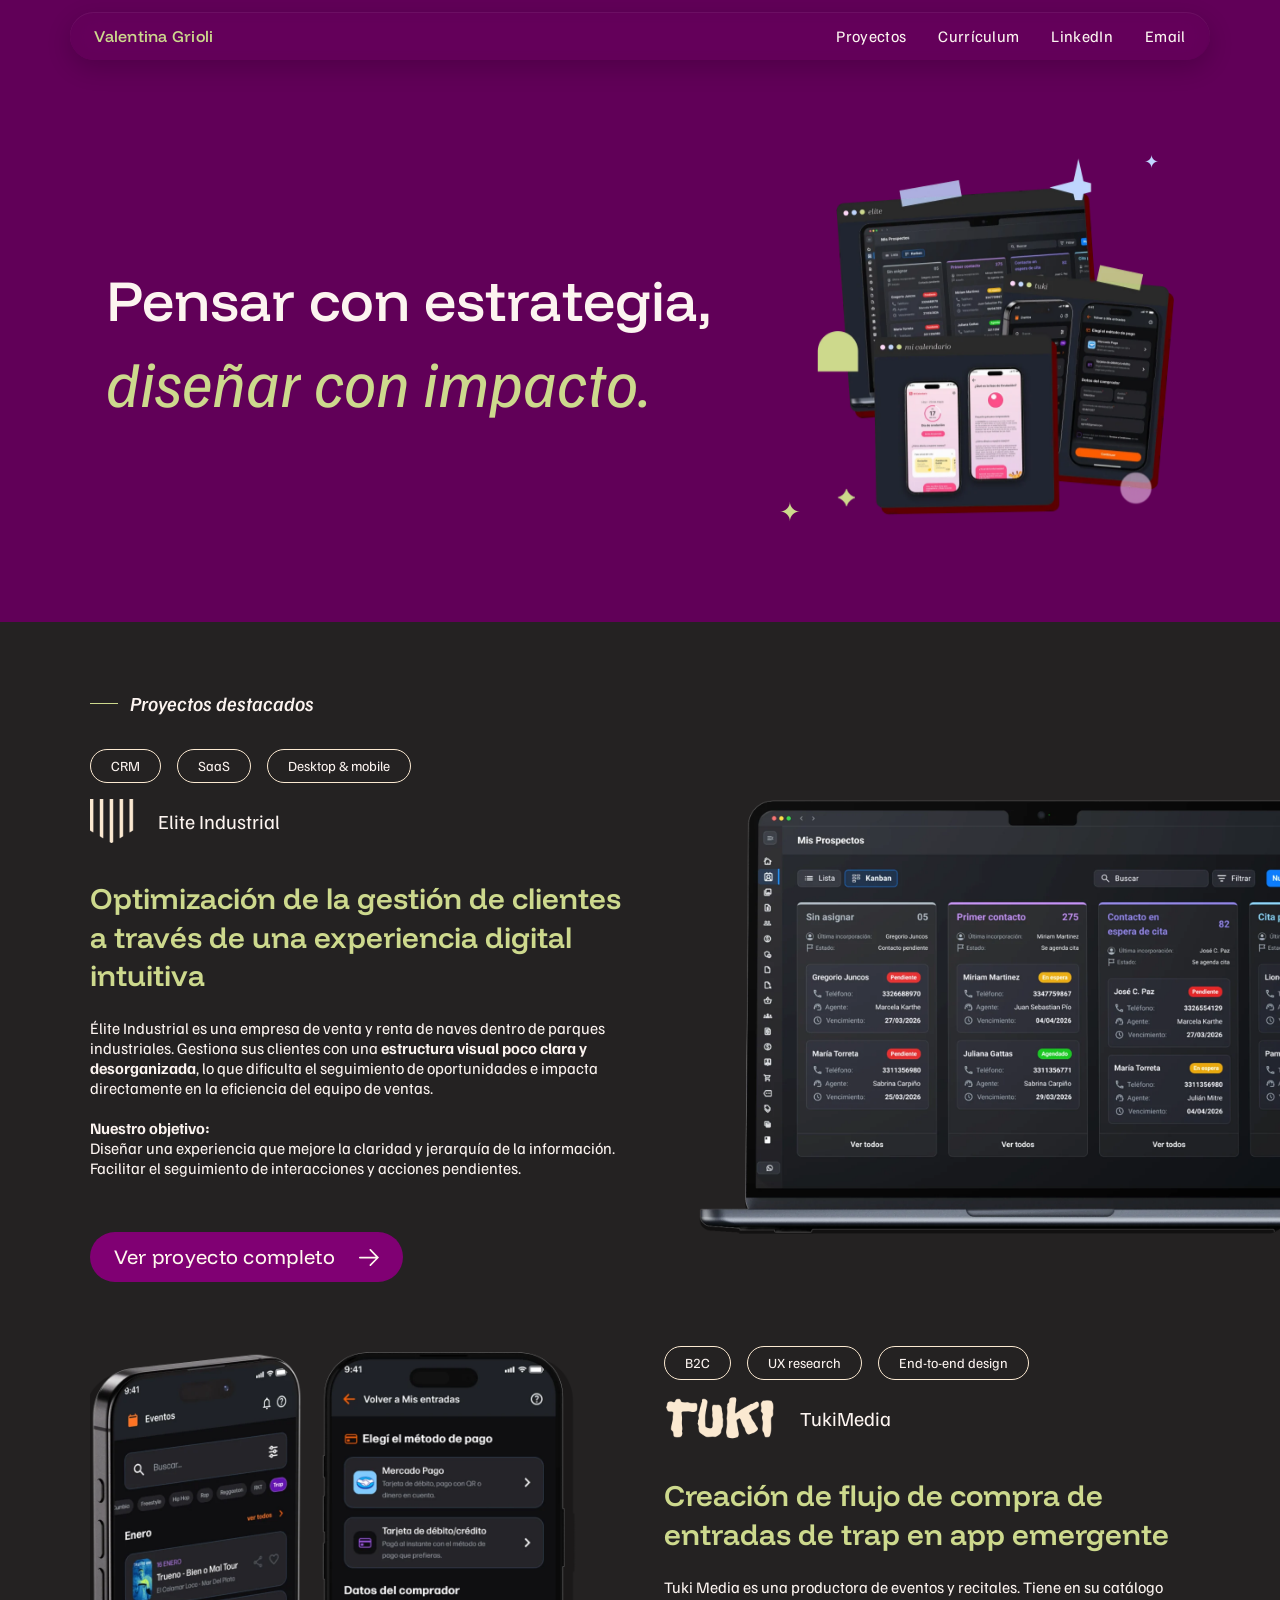
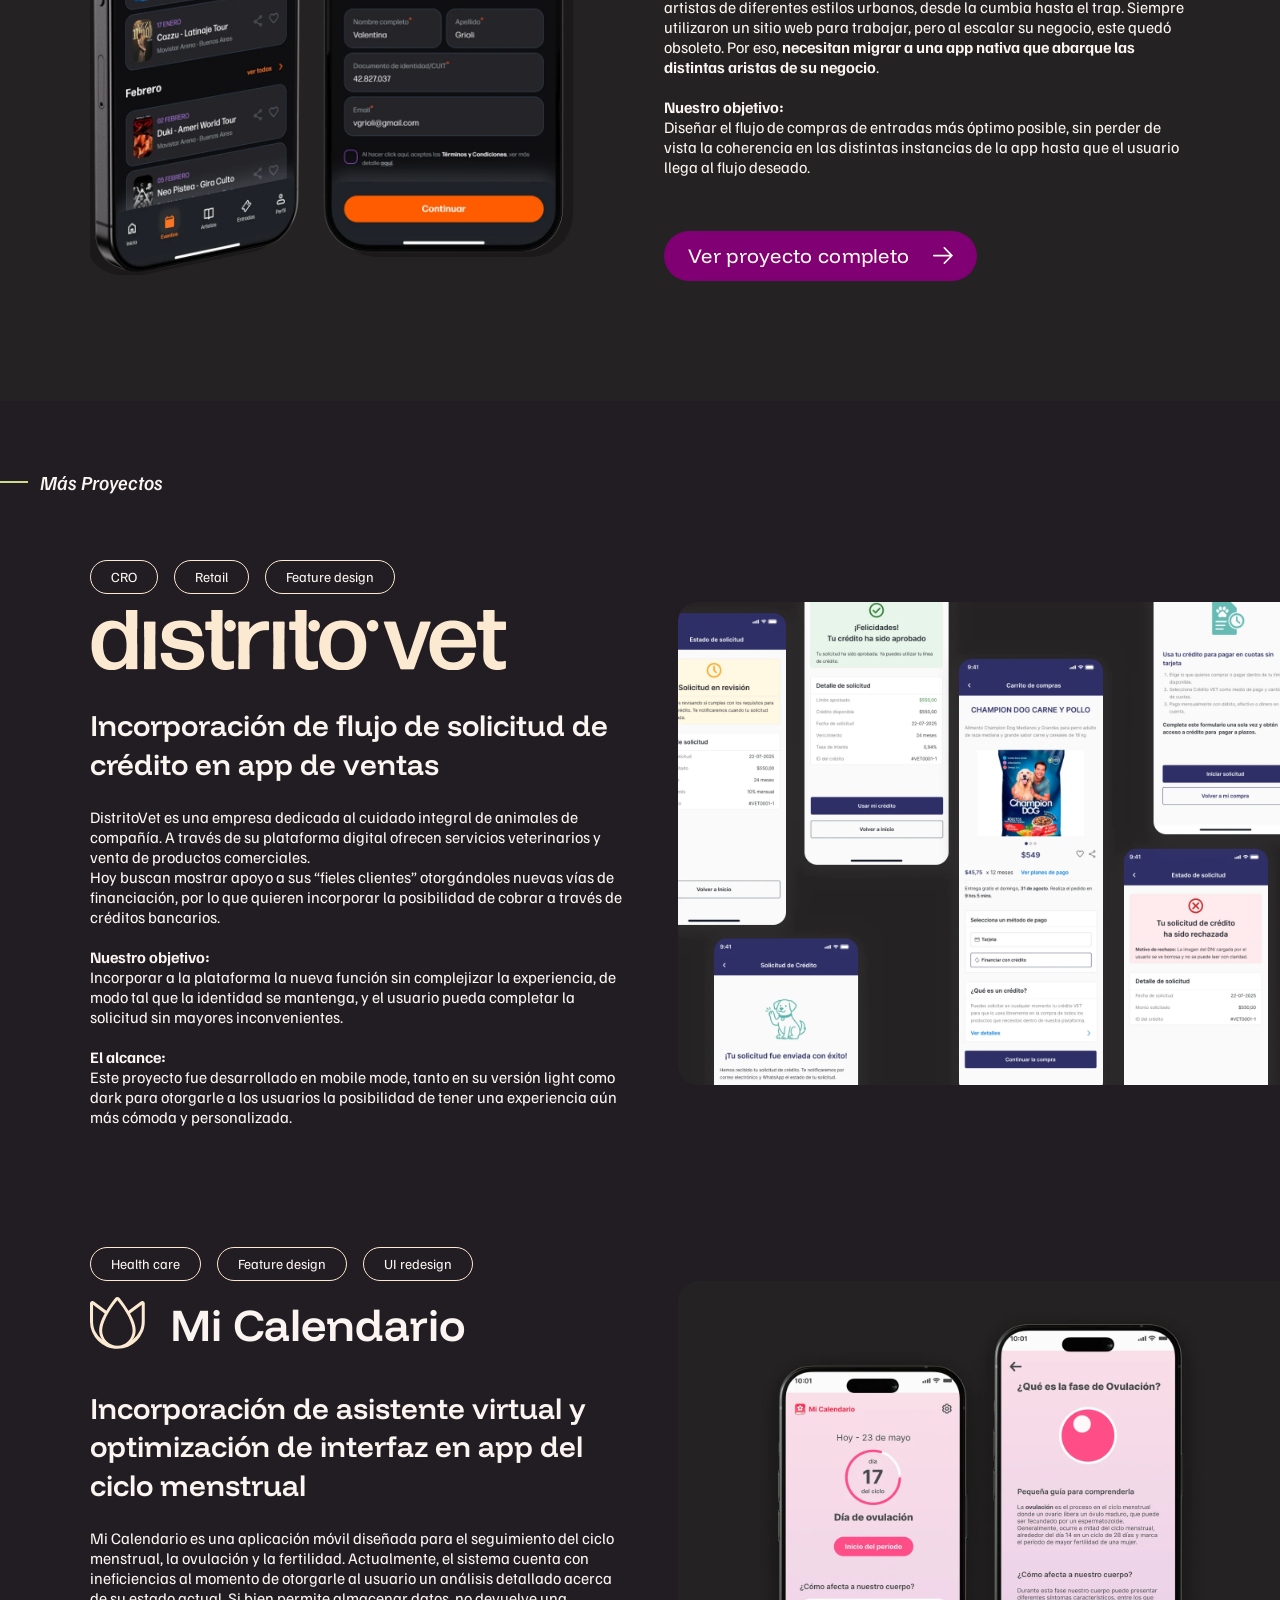
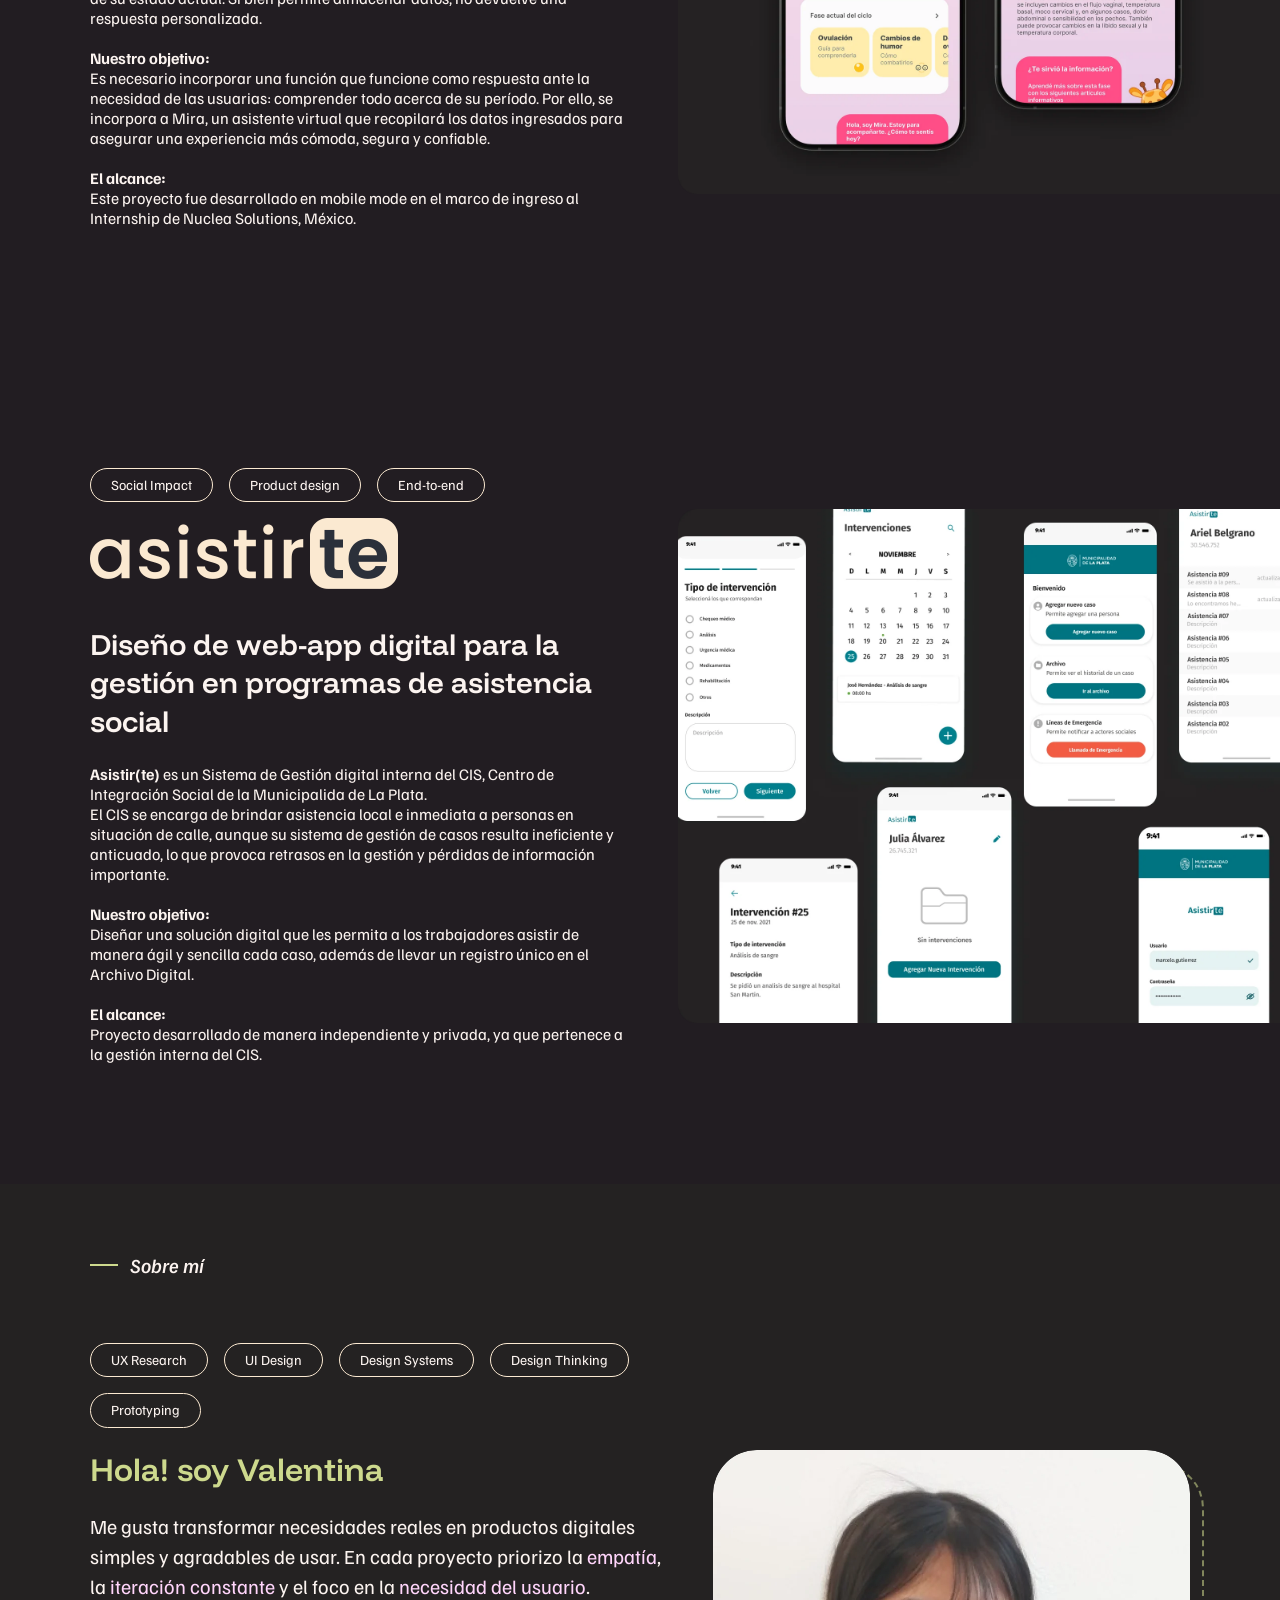
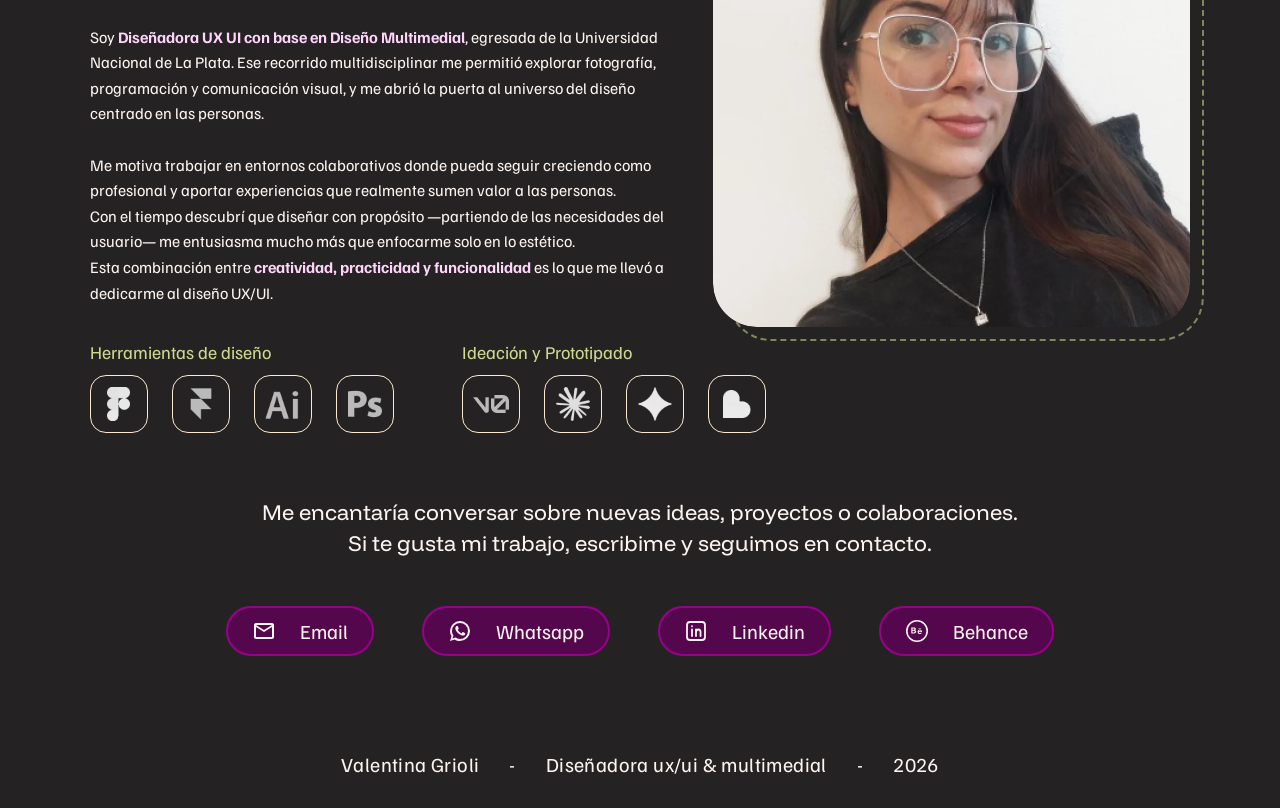
<file: index.html>
<!doctype html>
<html lang="es">
<head>
  <meta charset="utf-8">
  <meta name="viewport" content="width=device-width, initial-scale=1">
  <title>Valentina Grioli · Diseñadora UX/UI</title>
  <meta name="description" content="Portfolio de Valentina Grioli, diseñadora UX/UI y multimedial. Pensar con estrategia, diseñar con impacto.">
  <meta name="theme-color" content="#610058">
  <link rel="icon" href="favicon.ico" sizes="any">
  <link rel="icon" type="image/png" sizes="32x32" href="img/favicon-light-32.png" media="(prefers-color-scheme: light)">
  <link rel="icon" type="image/png" sizes="32x32" href="img/favicon-dark-32.png" media="(prefers-color-scheme: dark)">
  <link rel="icon" type="image/png" sizes="192x192" href="img/favicon-192.png">
  <link rel="apple-touch-icon" href="img/apple-touch-icon.png">
  <meta property="og:type" content="website">
  <meta property="og:url" content="https://valentinagrioli.github.io/">
  <meta property="og:title" content="Valentina Grioli · Diseñadora UX/UI">
  <meta property="og:description" content="Transformar lo complejo en experiencias simples y útiles para las personas.">
  <meta property="og:image" content="https://valentinagrioli.github.io/img/og.jpg">
  <meta property="og:image:width" content="1200">
  <meta property="og:image:height" content="630">
  <meta property="og:locale" content="es_AR">
  <meta name="twitter:card" content="summary_large_image">
  <meta name="twitter:title" content="Valentina Grioli · Diseñadora UX/UI">
  <meta name="twitter:description" content="Transformar lo complejo en experiencias simples y útiles para las personas.">
  <meta name="twitter:image" content="https://valentinagrioli.github.io/img/og.jpg">
  <link rel="preconnect" href="https://fonts.googleapis.com">
  <link rel="preconnect" href="https://fonts.gstatic.com" crossorigin>
  <link href="https://fonts.googleapis.com/css2?family=Familjen+Grotesk:ital,wght@0,400;0,500;0,700;1,400;1,500&family=Funnel+Display:wght@400;500;600;700&display=swap" rel="stylesheet">
  <link rel="stylesheet" href="css/styles.css">
  <script>document.documentElement.classList.add('js')</script>
</head>
<body>

  <!-- ===== Navegación ===== -->
  <header class="nav" id="nav">
    <nav class="nav__pill" aria-label="Principal">
      <a class="nav__logo" href="#inicio">Valentina Grioli</a>
      <ul class="nav__links">
        <li><a href="#proyectos">Proyectos</a></li>
        <li><a href="https://drive.google.com/file/d/1ZCytvN3l4GpVYw_OalFVoFQUiP-aSzca/view" target="_blank" rel="noopener">Currículum</a></li>
        <li><a href="https://www.linkedin.com/in/valentinagrioli/" target="_blank" rel="noopener">LinkedIn</a></li>
        <li><a href="#contacto">Email</a></li>
      </ul>
    </nav>
  </header>

  <main>
    <!-- ===== Hero ===== -->
    <section class="hero" id="inicio">
      <div class="hero__inner">
        <h1 class="hero__title" data-split>
          <span class="l1">Pensar con estrategia,</span>
          <span class="l2">diseñar con impacto.</span>
        </h1>
        <div class="hero__collage" id="collage">
          <div class="hero__collage-float" id="collageTilt">
            <img class="hero__collage-img" src="img/collage.webp" width="428" height="444" alt="Collage de ventanas con pantallas de los proyectos Elite, Tuki y Mi Calendario">
          </div>
          <span class="spark spark--a" aria-hidden="true">✦</span>
          <span class="spark spark--b" aria-hidden="true">✦</span>
        </div>
      </div>
    </section>

    <!-- ===== Proyectos destacados ===== -->
    <section class="sec-destacados" id="proyectos">
      <div class="wrap"><h2 class="kicker rv">Proyectos destacados</h2></div>

      <!-- Elite Industrial -->
      <article class="proj proj--right" style="margin-top:32px">
        <div class="proj__text">
          <div class="proj__head">
            <ul class="chips rv"><li class="chip">CRM</li><li class="chip">SaaS</li><li class="chip">Desktop &amp; mobile</li></ul>
            <div class="brand rv" style="--d:.08s"><img src="img/logo-elite.png" width="44" height="44" alt=""><span>Elite Industrial</span></div>
          </div>
          <div class="proj__body">
            <h3 class="proj__title rv" style="--d:.12s">Optimización de la gestión de clientes a través de una experiencia digital intuitiva</h3>
            <div class="proj__desc rv" style="--d:.18s">
              <p>Élite Industrial es una empresa de venta y renta de naves dentro de parques industriales. Gestiona sus clientes con una <b>estructura visual poco clara y desorganizada</b>, lo que dificulta el seguimiento de oportunidades e impacta directamente en la eficiencia del equipo de ventas.</p>
              <p><b>Nuestro objetivo:</b><br>Diseñar una experiencia que mejore la claridad y jerarquía de la información. Facilitar el seguimiento de interacciones y acciones pendientes.</p>
            </div>
          </div>
          <a class="btn rv" style="--d:.24s" href="casos/elite-industrial.html">Ver proyecto completo
            <svg viewBox="0 0 20 17" aria-hidden="true"><path fill="currentColor" d="M11.97 16.75 20 8.54 11.97.33a.83.83 0 0 0-1.26-.08.86.86 0 0 0 .1 1.28l6.01 6.16H.84a.85.85 0 0 0 0 1.7h15.98l-6.01 6.16a.86.86 0 0 0 0 1.2.83.83 0 0 0 1.18 0Z"/></svg>
          </a>
        </div>
        <div class="proj__media rv rv--r" style="--d:.1s">
          <img src="img/elite.webp" width="752" height="579" loading="lazy" alt="Kanban de Mis Prospectos del CRM de Elite Industrial en una laptop">
        </div>
      </article>

      <!-- TukiMedia -->
      <article class="proj proj--left" style="margin-top:64px">
        <div class="proj__media rv rv--l">
          <img src="img/tuki.webp" width="583" height="579" loading="lazy" alt="Dos celulares con la app de Tuki: listado de eventos y método de pago">
        </div>
        <div class="proj__text">
          <div class="proj__head">
            <ul class="chips rv"><li class="chip">B2C</li><li class="chip">UX research</li><li class="chip">End-to-end design</li></ul>
            <div class="brand rv" style="--d:.08s"><img src="img/logo-tuki.png" width="112" height="44" alt=""><span>TukiMedia</span></div>
          </div>
          <div class="proj__body">
            <h3 class="proj__title rv" style="--d:.12s">Creación de flujo de compra de entradas de trap en app emergente</h3>
            <div class="proj__desc rv" style="--d:.18s">
              <p>Tuki Media es una productora de eventos y recitales. Tiene en su catálogo artistas de diferentes estilos urbanos, desde la cumbia hasta el trap. Siempre utilizaron un sitio web para trabajar, pero al escalar su negocio, este quedó obsoleto. Por eso, <b>necesitan migrar a una app nativa que abarque las distintas aristas de su negocio</b>.</p>
              <p><b>Nuestro objetivo:</b><br>Diseñar el flujo de compras de entradas más óptimo posible, sin perder de vista la coherencia en las distintas instancias de la app hasta que el usuario llega al flujo deseado.</p>
            </div>
          </div>
          <a class="btn rv" style="--d:.24s" href="casos/tukimedia.html">Ver proyecto completo
            <svg viewBox="0 0 20 17" aria-hidden="true"><path fill="currentColor" d="M11.97 16.75 20 8.54 11.97.33a.83.83 0 0 0-1.26-.08.86.86 0 0 0 .1 1.28l6.01 6.16H.84a.85.85 0 0 0 0 1.7h15.98l-6.01 6.16a.86.86 0 0 0 0 1.2.83.83 0 0 0 1.18 0Z"/></svg>
          </a>
        </div>
      </article>
    </section>

    <!-- ===== Más proyectos ===== -->
    <section class="sec-mas">
      <div class="wrap sec-mas__head"><h2 class="kicker rv">Más Proyectos</h2></div>

      <!-- DistritoVet -->
      <article class="proj proj--right">
        <div class="proj__text">
          <div class="proj__head">
            <ul class="chips rv"><li class="chip">CRO</li><li class="chip">Retail</li><li class="chip">Feature design</li></ul>
            <div class="brand brand--distrito rv" style="--d:.08s"><img src="img/distrito.png" width="416" height="60" alt="DistritoVet"></div>
          </div>
          <div class="proj__body">
            <h3 class="proj__title rv" style="--d:.12s">Incorporación de flujo de solicitud de crédito en app de ventas</h3>
            <div class="proj__desc rv" style="--d:.18s">
              <p>DistritoVet es una empresa dedicada al cuidado integral de animales de compañía. A través de su plataforma digital ofrecen servicios veterinarios y venta de productos comerciales.<br>Hoy buscan mostrar apoyo a sus “fieles clientes” otorgándoles nuevas vías de financiación, por lo que quieren incorporar la posibilidad de cobrar a través de créditos bancarios.</p>
              <p><b>Nuestro objetivo:</b><br>Incorporar a la plataforma la nueva función sin complejizar la experiencia, de modo tal que la identidad se mantenga, y el usuario pueda completar la solicitud sin mayores inconvenientes.</p>
              <p><b>El alcance:</b><br>Este proyecto fue desarrollado en mobile mode, tanto en su versión light como dark para otorgarle a los usuarios la posibilidad de tener una experiencia aún más cómoda y personalizada.</p>
            </div>
          </div>
        </div>
        <div class="proj__media rv rv--r" style="--d:.1s">
          <img src="img/distrito-screens.webp" width="752" height="603" loading="lazy" alt="Pantallas del flujo de solicitud de crédito de DistritoVet">
        </div>
      </article>

      <!-- Mi Calendario -->
      <article class="proj proj--right">
        <div class="proj__text">
          <div class="proj__head">
            <ul class="chips rv"><li class="chip">Health care</li><li class="chip">Feature design</li><li class="chip">UI redesign</li></ul>
            <div class="brand brand--cal rv" style="--d:.08s">
              <svg viewBox="0 0 56 56" aria-hidden="true"><path fill="#FBE9D1" d="M16.72 49.67a27.3 27.3 0 0 1-8.7-5.87 27.3 27.3 0 0 1-5.86-8.7A26.6 26.6 0 0 1 0 24.44V6.53c0-1.04.45-1.77 1.35-2.21.9-.44 1.76-.36 2.58.24l12.38 9.3c1.24-2.03 2.59-4.12 4.06-6.26a92 92 0 0 1 4.86-6.53c.58-.73 1.3-1.09 2.16-1.07.86.02 1.58.38 2.16 1.07a124 124 0 0 1 4.83 6.5c1.49 2.11 2.85 4.21 4.09 6.29l12.37-9.3c.82-.6 1.68-.69 2.58-.24.9.44 1.35 1.18 1.35 2.21v17.91c0 3.78-.72 7.34-2.16 10.67a27.3 27.3 0 0 1-5.86 8.7 27.3 27.3 0 0 1-8.7 5.86 26.6 26.6 0 0 1-10.67 2.16c-3.78 0-7.34-.72-10.67-2.16ZM9.13 33.57c0-2.3.47-4.9 1.41-7.77.94-2.88 2.34-5.98 4.19-9.32L3.04 7.7v16.74c0 3.87.86 7.43 2.57 10.67a22 22 0 0 0 6.91 8c-1.04-1.29-1.86-2.74-2.47-4.36a15 15 0 0 1-.92-5.18Zm29.03 10.76c2.97-2.97 4.45-6.56 4.45-10.77 0-3.58-1.33-8.1-3.98-13.55-2.65-5.46-6.4-11.08-11.24-16.88-4.84 5.82-8.58 11.46-11.24 16.9-2.65 5.44-3.98 9.95-3.98 13.53 0 4.21 1.48 7.8 4.45 10.77s6.56 4.45 10.77 4.45 7.8-1.48 10.77-4.45Zm7.49-10.76c0 1.84-.3 3.58-.92 5.19-.6 1.61-1.43 3.06-2.47 4.35a22 22 0 0 0 6.9-8c1.72-3.24 2.58-6.8 2.58-10.67V7.7l-11.69 8.76c1.86 3.34 3.26 6.45 4.2 9.32.93 2.88 1.4 5.47 1.4 7.79Z"/></svg>
              <span>Mi Calendario</span>
            </div>
          </div>
          <div class="proj__body">
            <h3 class="proj__title rv" style="--d:.12s">Incorporación de asistente virtual y optimización de interfaz en app del ciclo menstrual</h3>
            <div class="proj__desc rv" style="--d:.18s">
              <p>Mi Calendario es una aplicación móvil diseñada para el seguimiento del ciclo menstrual, la ovulación y la fertilidad. Actualmente, el sistema cuenta con ineficiencias al momento de otorgarle al usuario un análisis detallado acerca de su estado actual. Si bien permite almacenar datos, no devuelve una respuesta personalizada.</p>
              <p><b>Nuestro objetivo:</b><br>Es necesario incorporar una función que funcione como respuesta ante la necesidad de las usuarias: comprender todo acerca de su período. Por ello, se incorpora a Mira, un asistente virtual que recopilará los datos ingresados para asegurar una experiencia más cómoda, segura y confiable.</p>
              <p><b>El alcance:</b><br>Este proyecto fue desarrollado en mobile mode en el marco de ingreso al Internship de Nuclea Solutions, México.</p>
            </div>
          </div>
        </div>
        <div class="proj__media rv rv--r" style="--d:.1s">
          <img src="img/calendario-screens.webp" width="752" height="641" loading="lazy" alt="Pantallas de Mi Calendario con el asistente Mira">
        </div>
      </article>

      <!-- Asistir(te) -->
      <article class="proj proj--right">
        <div class="proj__text">
          <div class="proj__head">
            <ul class="chips rv"><li class="chip">Social Impact</li><li class="chip">Product design</li><li class="chip">End-to-end</li></ul>
            <div class="brand brand--asistirte rv" style="--d:.08s"><img src="img/asistirte.png" width="308" height="71" alt="Asistir(te)"></div>
          </div>
          <div class="proj__body">
            <h3 class="proj__title rv" style="--d:.12s">Diseño de web-app digital para la gestión en programas de asistencia social</h3>
            <div class="proj__desc rv" style="--d:.18s">
              <p><b>Asistir(te)</b> es un Sistema de Gestión digital interna del CIS, Centro de Integración Social de la Municipalida de La Plata.<br>El CIS se encarga de brindar asistencia local e inmediata a personas en situación de calle, aunque su sistema de gestión de casos resulta ineficiente y anticuado, lo que provoca retrasos en la gestión y pérdidas de información importante.</p>
              <p><b>Nuestro objetivo:</b><br>Diseñar una solución digital que les permita a los trabajadores asistir de manera ágil y sencilla cada caso, además de llevar un registro único en el Archivo Digital.</p>
              <p><b>El alcance:</b><br>Proyecto desarrollado de manera independiente y privada, ya que pertenece a la gestión interna del CIS.</p>
            </div>
          </div>
        </div>
        <div class="proj__media rv rv--r" style="--d:.1s">
          <img src="img/asistirte-screens.webp" width="752" height="641" loading="lazy" alt="Pantallas de la web-app Asistir(te)">
        </div>
      </article>
    </section>

    <!-- ===== Sobre mí ===== -->
    <section class="sec-sobre" id="sobre-mi">
      <div class="wrap">
        <h2 class="kicker rv">Sobre mí</h2>
        <div class="sobre">
          <div class="sobre__text">
            <ul class="chips rv"><li class="chip">UX Research</li><li class="chip">UI Design</li><li class="chip">Design Systems</li><li class="chip">Design Thinking</li><li class="chip">Prototyping</li></ul>
            <h3 class="sobre__hola rv" style="--d:.06s">Hola! soy Valentina</h3>
            <p class="sobre__lead rv" style="--d:.1s">Me gusta transformar necesidades reales en productos digitales simples y agradables de usar. En cada proyecto priorizo la <span class="rosa">empatía</span>, la <span class="rosa">iteración constante</span> y el foco en la <span class="rosa">necesidad del usuario</span>.</p>
            <div class="sobre__bio rv" style="--d:.14s">
              <p>Soy <b class="rosa">Diseñadora UX UI con base en Diseño Multimedial</b>, egresada de la Universidad Nacional de La Plata. Ese recorrido multidisciplinar me permitió explorar fotografía, programación y comunicación visual, y me abrió la puerta al universo del diseño centrado en las personas.</p>
              <p>Me motiva trabajar en entornos colaborativos donde pueda seguir creciendo como profesional y aportar experiencias que realmente sumen valor a las personas.<br>Con el tiempo descubrí que diseñar con propósito —partiendo de las necesidades del usuario— me entusiasma mucho más que enfocarme solo en lo estético.<br>Esta combinación entre <b class="rosa">creatividad, practicidad y funcionalidad</b> es lo que me llevó a dedicarme al diseño UX/UI.</p>
            </div>
            <div class="tools rv" style="--d:.18s">
              <h3>Herramientas de diseño</h3>
              <h3>Ideación y Prototipado</h3>
              <ul>
                <li class="tool" title="Figma"><img src="img/figma.png" width="23" height="34" alt="Figma"></li>
                <li class="tool" title="Framer"><img src="img/framer.png" width="34" height="34" alt="Framer"></li>
                <li class="tool" title="Illustrator"><img src="img/ai.png" width="36" height="38" alt="Illustrator"></li>
                <li class="tool" title="Photoshop"><img src="img/ps.png" width="34" height="34" alt="Photoshop"></li>
              </ul>
              <ul>
                <li class="tool" title="v0"><img src="img/v0.png" width="40" height="40" alt="v0"></li>
                <li class="tool" title="Claude"><img src="img/claude.png" width="34" height="34" alt="Claude"></li>
                <li class="tool" title="Gemini"><img src="img/gemini.png" width="36" height="36" alt="Gemini"></li>
                <li class="tool" title="Lovable"><img src="img/lovable.png" width="28" height="28" alt="Lovable"></li>
              </ul>
            </div>
          </div>
          <figure class="sobre__foto rv rv--r" style="--d:.1s">
            <img src="img/perfil.webp" width="477" height="477" loading="lazy" alt="Foto de Valentina Grioli">
          </figure>
        </div>
      </div>

      <!-- ===== Contacto ===== -->
      <div class="wrap contacto" id="contacto">
        <p class="rv">Me encantaría conversar sobre nuevas ideas, proyectos o colaboraciones.<br>Si te gusta mi trabajo, escribime y seguimos en contacto.</p>
        <ul>
          <li class="rv rv--pop"><a href="mailto:vgrioli@gmail.com?subject=Nuevo%20proyecto&amp;body=Hola%2C%20tengo%20un%20proyecto%20de%20dise%C3%B1o%20y%20quiero%20informaci%C3%B3n.%20Gracias">
            <svg viewBox="0 0 24 24" aria-hidden="true"><path fill="currentColor" d="M22 6c0-1.1-.9-2-2-2H4c-1.1 0-2 .9-2 2v12c0 1.1.9 2 2 2h16c1.1 0 2-.9 2-2V6Zm-2 0-8 5-8-5h16Zm0 12H4V8l8 5 8-5v10Z"/></svg>Email</a></li>
          <li class="rv rv--pop" style="--d:.06s"><a href="https://api.whatsapp.com/send/?phone=542216088618&amp;text=Hola%2C+tengo+un+proyecto+de+dise%C3%B1o+y+quiero+informaci%C3%B3n.+Gracias&amp;type=phone_number&amp;app_absent=0" target="_blank" rel="noopener">
            <svg viewBox="0 0 24 24" aria-hidden="true"><path fill="currentColor" d="M16.75 13.96c.25.13.41.2.46.3.06.11.04.61-.21 1.18-.2.56-1.24 1.1-1.7 1.12-.46.02-.47.36-2.96-.73-2.49-1.09-3.99-3.75-4.11-3.92-.12-.17-.96-1.38-.92-2.61.05-1.22.69-1.8.95-2.04.24-.26.51-.29.68-.26h.47c.15 0 .36-.06.55.45l.69 1.87c.06.13.1.28.01.44l-.27.41-.39.42c-.12.12-.26.25-.12.5.12.26.62 1.09 1.32 1.78.91.88 1.71 1.17 1.95 1.3.24.14.39.12.54-.04l.81-.94c.19-.25.35-.19.58-.11l1.67.88M12 2a10 10 0 0 1 10 10 10 10 0 0 1-10 10c-1.97 0-3.8-.57-5.35-1.55L2 22l1.55-4.65A10 10 0 0 1 2 12 10 10 0 0 1 12 2m0 2a8 8 0 0 0-8 8c0 1.72.54 3.31 1.46 4.61L4.5 19.5l2.89-.96A8 8 0 0 0 12 20a8 8 0 0 0 8-8 8 8 0 0 0-8-8Z"/></svg>Whatsapp</a></li>
          <li class="rv rv--pop" style="--d:.12s"><a href="https://www.linkedin.com/in/valentinagrioli/" target="_blank" rel="noopener">
            <svg viewBox="0 0 24 24" aria-hidden="true" fill="none" stroke="currentColor" stroke-width="1.8" stroke-linecap="round" stroke-linejoin="round"><rect x="3" y="3" width="18" height="18" rx="3"/><path d="M8 10.5V17M8 7.2v.1M12 17v-6.5M12 13.5c0-1.7 1-3 2.5-3s2 1 2 2.6V17"/></svg>Linkedin</a></li>
          <li class="rv rv--pop" style="--d:.18s"><a href="https://www.behance.net/valentinagrioli" target="_blank" rel="noopener">
            <svg viewBox="0 0 24 24" aria-hidden="true"><circle cx="12" cy="12" r="10.2" fill="none" stroke="currentColor" stroke-width="1.6"/><path fill="currentColor" d="M6.3 8.4h2.6c1.3 0 2 .6 2 1.6 0 .6-.3 1-.8 1.2.7.2 1.1.7 1.1 1.4 0 1.1-.8 1.8-2.2 1.8H6.3V8.4Zm1.2 2.4h1.3c.5 0 .8-.2.8-.7 0-.4-.3-.7-.8-.7H7.5v1.4Zm0 2.6h1.4c.6 0 .9-.3.9-.8s-.3-.8-.9-.8H7.5v1.6Zm7.3-3c1.4 0 2.2 1 2.2 2.4v.3h-3.3c.1.7.5 1.1 1.2 1.1.4 0 .7-.2.9-.5h1.1c-.3.9-1.1 1.4-2 1.4-1.4 0-2.3-.9-2.3-2.3 0-1.4.9-2.4 2.2-2.4Zm-1 1.9h2c-.1-.6-.4-1-1-1-.5 0-.9.4-1 1Zm-.3-3.4h2.6v.7h-2.6v-.7Z"/></svg>Behance</a></li>
        </ul>
      </div>
    </section>
  </main>

  <footer class="footer">
    <p><span>Valentina Grioli</span><span aria-hidden="true">-</span><span>Diseñadora ux/ui &amp; multimedial</span><span aria-hidden="true">-</span><span>2026</span></p>
  </footer>

  <script src="js/main.js"></script>
</body>
</html>
</file>
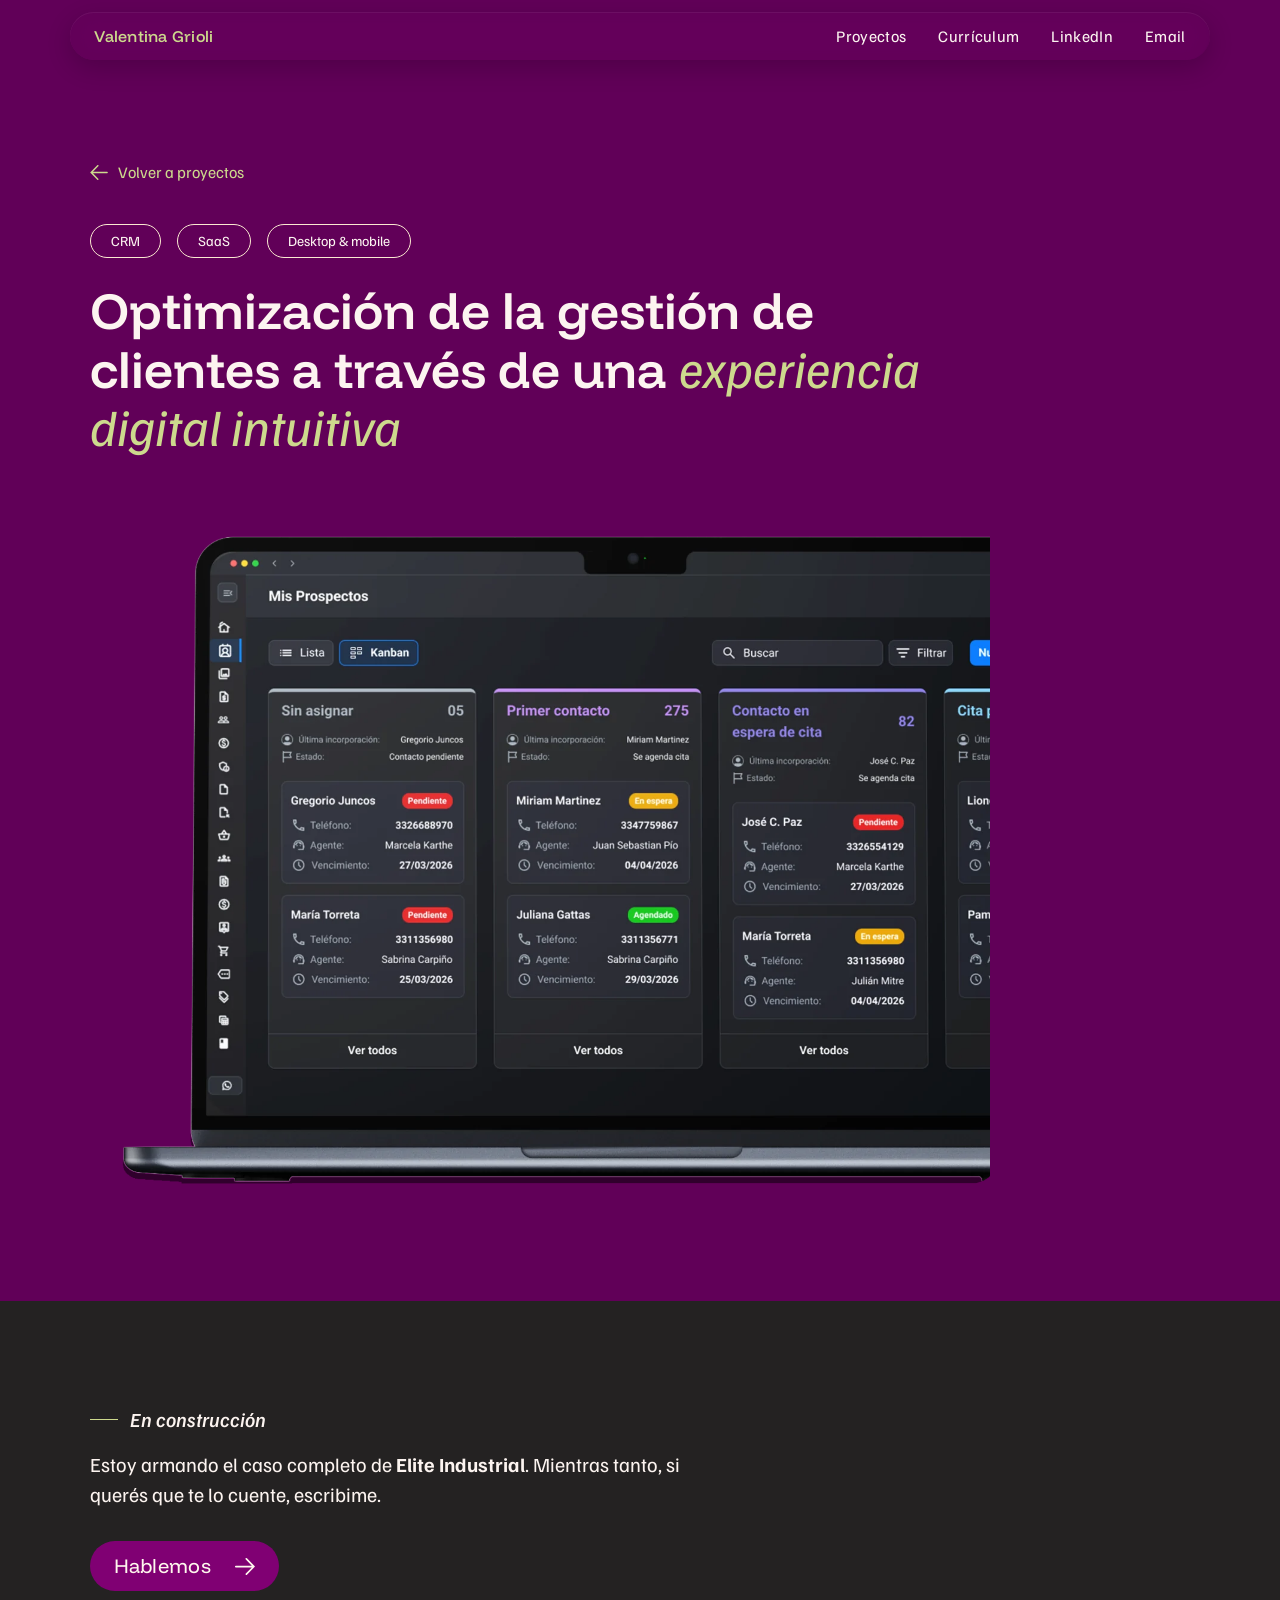
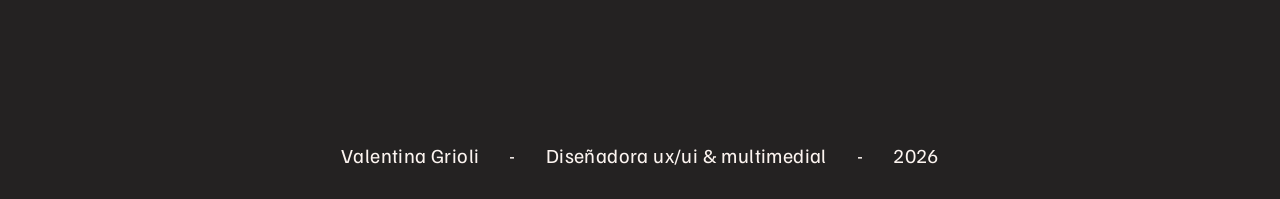
<file: casos/elite-industrial.html>
<!doctype html>
<html lang="es">
<head>
  <meta charset="utf-8">
  <meta name="viewport" content="width=device-width, initial-scale=1">
  <title>Elite Industrial · Valentina Grioli</title>
  <meta name="theme-color" content="#610058">
  <link rel="icon" href="../favicon.ico" sizes="any">
  <link rel="icon" type="image/png" sizes="32x32" href="../img/favicon-light-32.png" media="(prefers-color-scheme: light)">
  <link rel="icon" type="image/png" sizes="32x32" href="../img/favicon-dark-32.png" media="(prefers-color-scheme: dark)">
  <link rel="icon" type="image/png" sizes="192x192" href="../img/favicon-192.png">
  <link rel="apple-touch-icon" href="../img/apple-touch-icon.png">
  <meta property="og:type" content="website">
  <meta property="og:url" content="https://valentinagrioli.github.io/casos/elite-industrial.html">
  <meta property="og:title" content="Elite Industrial · Valentina Grioli">
  <meta property="og:description" content="Transformar lo complejo en experiencias simples y útiles para las personas.">
  <meta property="og:image" content="https://valentinagrioli.github.io/img/og.jpg">
  <meta property="og:image:width" content="1200">
  <meta property="og:image:height" content="630">
  <meta property="og:locale" content="es_AR">
  <meta name="twitter:card" content="summary_large_image">
  <meta name="twitter:title" content="Elite Industrial · Valentina Grioli">
  <meta name="twitter:description" content="Transformar lo complejo en experiencias simples y útiles para las personas.">
  <meta name="twitter:image" content="https://valentinagrioli.github.io/img/og.jpg">
  <link rel="preconnect" href="https://fonts.googleapis.com">
  <link rel="preconnect" href="https://fonts.gstatic.com" crossorigin>
  <link href="https://fonts.googleapis.com/css2?family=Familjen+Grotesk:ital,wght@0,400;0,500;0,700;1,400;1,500&family=Funnel+Display:wght@400;500;600;700&display=swap" rel="stylesheet">
  <link rel="stylesheet" href="../css/styles.css">
  <script>document.documentElement.classList.add('js')</script>
</head>
<body>
  <!-- Página de caso: por ahora es una portada "en construcción".
       Para armar el caso completo, reemplazá el contenido de <section class="caso-body">. -->
  <header class="nav" id="nav">
    <nav class="nav__pill" aria-label="Principal">
      <a class="nav__logo" href="../index.html">Valentina Grioli</a>
      <ul class="nav__links">
        <li><a href="../index.html#proyectos">Proyectos</a></li>
        <li><a href="https://drive.google.com/file/d/1ZCytvN3l4GpVYw_OalFVoFQUiP-aSzca/view" target="_blank" rel="noopener">Currículum</a></li>
        <li><a href="https://www.linkedin.com/in/valentinagrioli/" target="_blank" rel="noopener">LinkedIn</a></li>
        <li><a href="../index.html#contacto">Email</a></li>
      </ul>
    </nav>
  </header>
  <main>
    <section class="caso-hero">
      <div class="wrap">
        <a class="volver" href="../index.html#proyectos"><svg viewBox="0 0 20 17" aria-hidden="true"><path fill="currentColor" d="M11.97 16.75 20 8.54 11.97.33a.83.83 0 0 0-1.26-.08.86.86 0 0 0 .1 1.28l6.01 6.16H.84a.85.85 0 0 0 0 1.7h15.98l-6.01 6.16a.86.86 0 0 0 0 1.2.83.83 0 0 0 1.18 0Z"/></svg>Volver a proyectos</a>
        <ul class="chips rv"><li class="chip">CRM</li><li class="chip">SaaS</li><li class="chip">Desktop &amp; mobile</li></ul>
        <h1 class="rv" style="--d:.08s">Optimización de la gestión de clientes a través de una <em>experiencia digital intuitiva</em></h1>
        <img class="caso-portada rv" style="--d:.16s" src="../img/elite.webp" alt="">
      </div>
    </section>
    <section class="caso-body">
      <div class="wrap">
        <div class="nota rv">
          <p class="kicker is-in">En construcción</p>
          <p style="margin-top:16px">Estoy armando el caso completo de <b>Elite Industrial</b>. Mientras tanto, si querés que te lo cuente, escribime.</p>
          <a class="btn" href="../index.html#contacto">Hablemos <svg viewBox="0 0 20 17" aria-hidden="true"><path fill="currentColor" d="M11.97 16.75 20 8.54 11.97.33a.83.83 0 0 0-1.26-.08.86.86 0 0 0 .1 1.28l6.01 6.16H.84a.85.85 0 0 0 0 1.7h15.98l-6.01 6.16a.86.86 0 0 0 0 1.2.83.83 0 0 0 1.18 0Z"/></svg></a>
        </div>
      </div>
    </section>
  </main>
  <footer class="footer">
    <p><span>Valentina Grioli</span><span aria-hidden="true">-</span><span>Diseñadora ux/ui &amp; multimedial</span><span aria-hidden="true">-</span><span>2026</span></p>
  </footer>
  <script src="../js/main.js"></script>
</body>
</html>
</file>
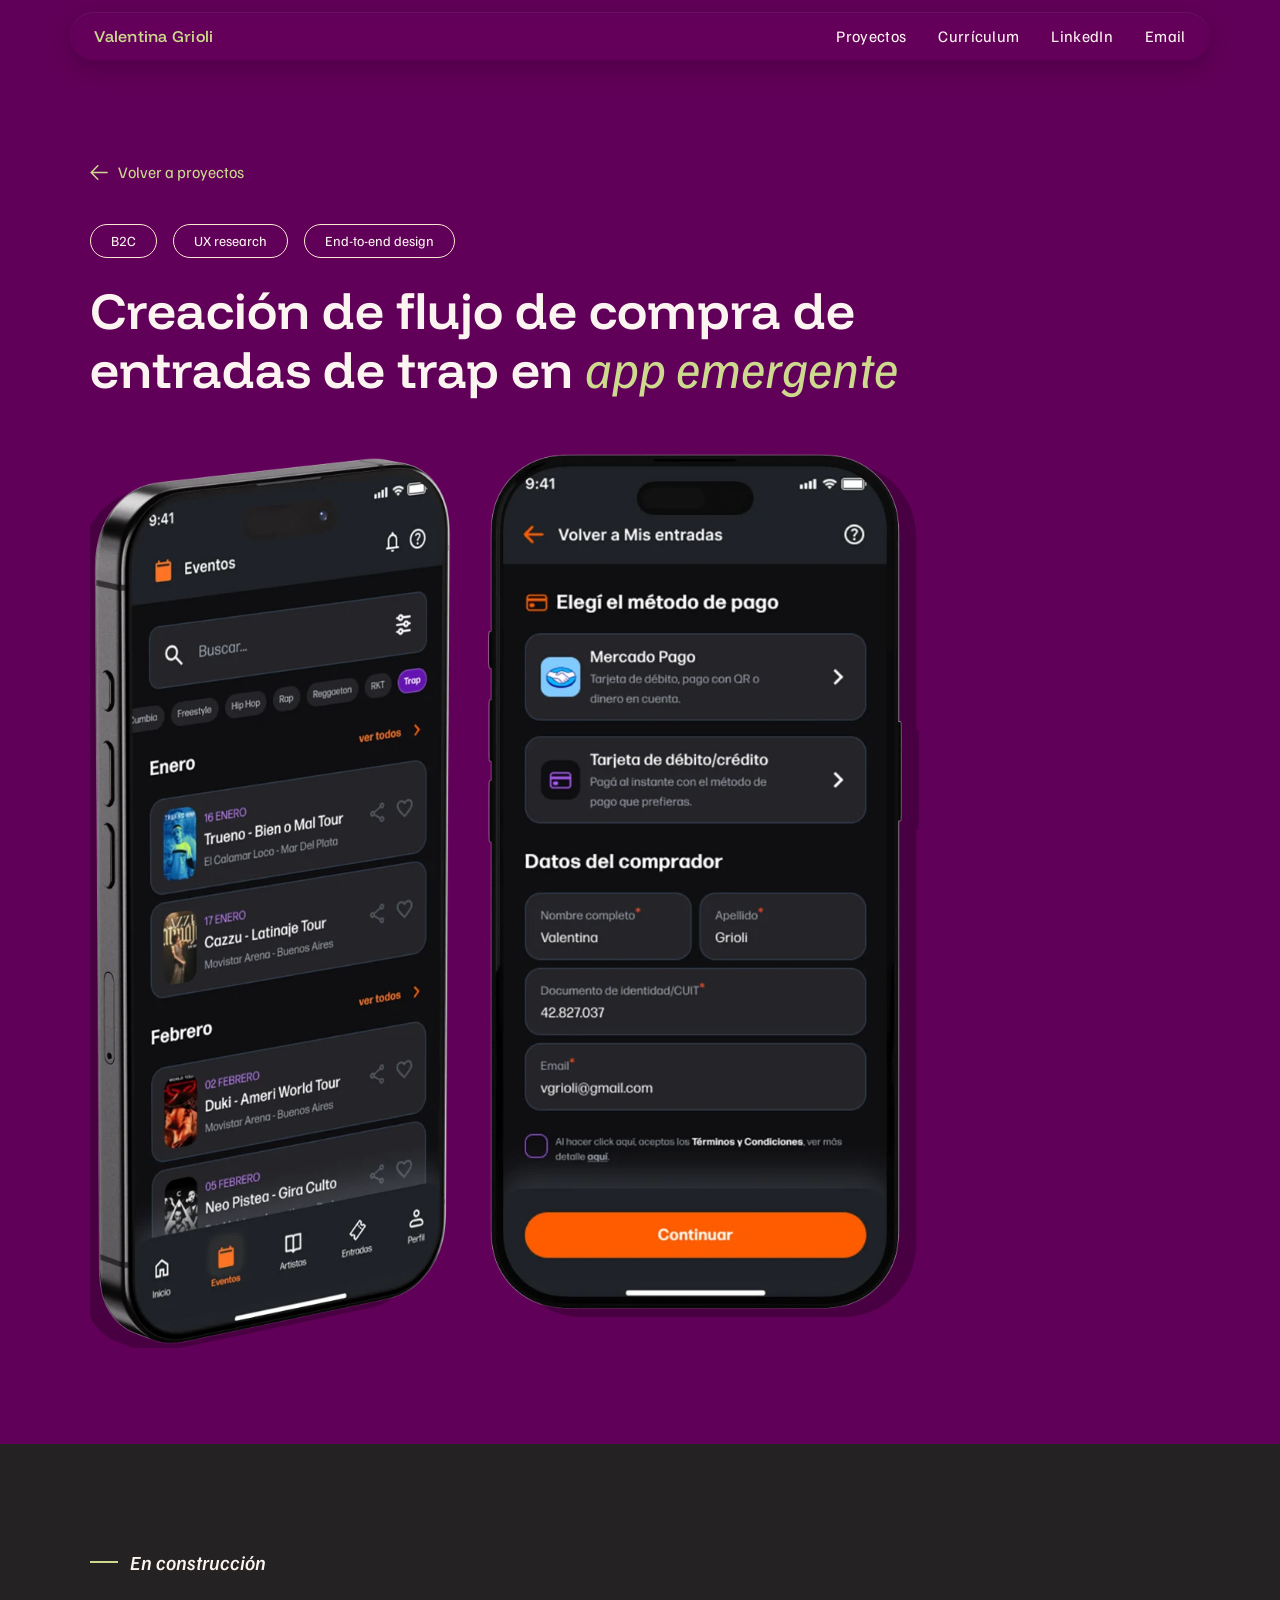
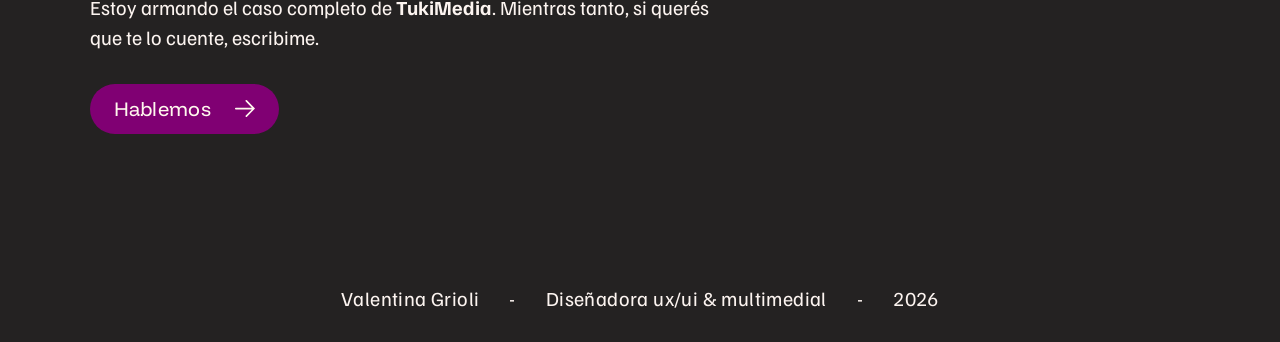
<file: casos/tukimedia.html>
<!doctype html>
<html lang="es">
<head>
  <meta charset="utf-8">
  <meta name="viewport" content="width=device-width, initial-scale=1">
  <title>TukiMedia · Valentina Grioli</title>
  <meta name="theme-color" content="#610058">
  <link rel="icon" href="../favicon.ico" sizes="any">
  <link rel="icon" type="image/png" sizes="32x32" href="../img/favicon-light-32.png" media="(prefers-color-scheme: light)">
  <link rel="icon" type="image/png" sizes="32x32" href="../img/favicon-dark-32.png" media="(prefers-color-scheme: dark)">
  <link rel="icon" type="image/png" sizes="192x192" href="../img/favicon-192.png">
  <link rel="apple-touch-icon" href="../img/apple-touch-icon.png">
  <meta property="og:type" content="website">
  <meta property="og:url" content="https://valentinagrioli.github.io/casos/tukimedia.html">
  <meta property="og:title" content="TukiMedia · Valentina Grioli">
  <meta property="og:description" content="Transformar lo complejo en experiencias simples y útiles para las personas.">
  <meta property="og:image" content="https://valentinagrioli.github.io/img/og.jpg">
  <meta property="og:image:width" content="1200">
  <meta property="og:image:height" content="630">
  <meta property="og:locale" content="es_AR">
  <meta name="twitter:card" content="summary_large_image">
  <meta name="twitter:title" content="TukiMedia · Valentina Grioli">
  <meta name="twitter:description" content="Transformar lo complejo en experiencias simples y útiles para las personas.">
  <meta name="twitter:image" content="https://valentinagrioli.github.io/img/og.jpg">
  <link rel="preconnect" href="https://fonts.googleapis.com">
  <link rel="preconnect" href="https://fonts.gstatic.com" crossorigin>
  <link href="https://fonts.googleapis.com/css2?family=Familjen+Grotesk:ital,wght@0,400;0,500;0,700;1,400;1,500&family=Funnel+Display:wght@400;500;600;700&display=swap" rel="stylesheet">
  <link rel="stylesheet" href="../css/styles.css">
  <script>document.documentElement.classList.add('js')</script>
</head>
<body>
  <!-- Página de caso: por ahora es una portada "en construcción".
       Para armar el caso completo, reemplazá el contenido de <section class="caso-body">. -->
  <header class="nav" id="nav">
    <nav class="nav__pill" aria-label="Principal">
      <a class="nav__logo" href="../index.html">Valentina Grioli</a>
      <ul class="nav__links">
        <li><a href="../index.html#proyectos">Proyectos</a></li>
        <li><a href="https://drive.google.com/file/d/1ZCytvN3l4GpVYw_OalFVoFQUiP-aSzca/view" target="_blank" rel="noopener">Currículum</a></li>
        <li><a href="https://www.linkedin.com/in/valentinagrioli/" target="_blank" rel="noopener">LinkedIn</a></li>
        <li><a href="../index.html#contacto">Email</a></li>
      </ul>
    </nav>
  </header>
  <main>
    <section class="caso-hero">
      <div class="wrap">
        <a class="volver" href="../index.html#proyectos"><svg viewBox="0 0 20 17" aria-hidden="true"><path fill="currentColor" d="M11.97 16.75 20 8.54 11.97.33a.83.83 0 0 0-1.26-.08.86.86 0 0 0 .1 1.28l6.01 6.16H.84a.85.85 0 0 0 0 1.7h15.98l-6.01 6.16a.86.86 0 0 0 0 1.2.83.83 0 0 0 1.18 0Z"/></svg>Volver a proyectos</a>
        <ul class="chips rv"><li class="chip">B2C</li><li class="chip">UX research</li><li class="chip">End-to-end design</li></ul>
        <h1 class="rv" style="--d:.08s">Creación de flujo de compra de entradas de trap en <em>app emergente</em></h1>
        <img class="caso-portada rv" style="--d:.16s" src="../img/tuki.webp" alt="">
      </div>
    </section>
    <section class="caso-body">
      <div class="wrap">
        <div class="nota rv">
          <p class="kicker is-in">En construcción</p>
          <p style="margin-top:16px">Estoy armando el caso completo de <b>TukiMedia</b>. Mientras tanto, si querés que te lo cuente, escribime.</p>
          <a class="btn" href="../index.html#contacto">Hablemos <svg viewBox="0 0 20 17" aria-hidden="true"><path fill="currentColor" d="M11.97 16.75 20 8.54 11.97.33a.83.83 0 0 0-1.26-.08.86.86 0 0 0 .1 1.28l6.01 6.16H.84a.85.85 0 0 0 0 1.7h15.98l-6.01 6.16a.86.86 0 0 0 0 1.2.83.83 0 0 0 1.18 0Z"/></svg></a>
        </div>
      </div>
    </section>
  </main>
  <footer class="footer">
    <p><span>Valentina Grioli</span><span aria-hidden="true">-</span><span>Diseñadora ux/ui &amp; multimedial</span><span aria-hidden="true">-</span><span>2026</span></p>
  </footer>
  <script src="../js/main.js"></script>
</body>
</html>
</file>
<file: css/styles.css>
/* =========================================================
   Portfolio Valentina Grioli · estilos compartidos
   Colores y tipografías sacados del Figma (frame "Home")
   ========================================================= */
:root {
  --violeta: #610058;
  --violeta-boton: #800073;
  --violeta-borde: #9a008c;
  --carbon: #242222;
  --carbon-2: #221d22;
  --crema: #fcf4f0;
  --crema-2: #fff8ee;
  --borde-chip: #fbe9d1;
  --lima: #cdd98d;
  --rosa: #ffd5fb;
  --celeste: #c0d6ff;

  --f-display: "Funnel Display", system-ui, sans-serif;
  --f-texto: "Familjen Grotesk", system-ui, sans-serif;

  --pad: clamp(16px, 7vw, 100px);
  --max: 1440px;
  --ease: cubic-bezier(.2, .8, .2, 1);

  --lapiz: url("data:image/svg+xml,%3Csvg xmlns='http://www.w3.org/2000/svg' width='30' height='30' viewBox='0 0 30 30'%3E%3Cpath d='M3 27 L5.5 19.5 L21 4 L26 9 L10.5 24.5 Z' fill='%23FCF4F0' stroke='%232A2A2A' stroke-width='1.4' stroke-linejoin='round'/%3E%3Cpath d='M21 4 L26 9 L28 7 A2.2 2.2 0 0 0 28 4 L26 2 A2.2 2.2 0 0 0 23 2 Z' fill='%23FFD5FB' stroke='%232A2A2A' stroke-width='1.4'/%3E%3Cpath d='M3 27 L5.5 19.5 L10.5 24.5 Z' fill='%23CDD98D' stroke='%232A2A2A' stroke-width='1.2'/%3E%3Cpath d='M3 27 L4.2 23.4 L6.6 25.8 Z' fill='%232A2A2A'/%3E%3C/svg%3E") 3 27, auto;
}

* { box-sizing: border-box; margin: 0; padding: 0; }
html { scroll-behavior: smooth; scroll-padding-top: 96px; }
body {
  background: var(--carbon);
  color: var(--crema);
  font-family: var(--f-texto);
  font-size: 16px;
  line-height: 1.5;
  -webkit-font-smoothing: antialiased;
  overflow-x: hidden;
  cursor: var(--lapiz);
}
img { display: block; max-width: 100%; height: auto; }
a { color: inherit; text-decoration: none; cursor: pointer; }
b, strong { font-weight: 700; }
::selection { background: var(--lima); color: var(--carbon); }

.wrap { width: 100%; max-width: var(--max); margin: 0 auto; padding-inline: var(--pad); }

/* ---------- Navegación (píldora con vidrio) ---------- */
.nav {
  position: fixed; inset: 12px 0 auto 0; z-index: 50;
  display: flex; justify-content: center; padding-inline: clamp(12px, 5.5vw, 80px);
  pointer-events: none;
}
.nav__pill {
  pointer-events: auto;
  width: 100%; max-width: 1280px; height: 48px;
  display: flex; align-items: center; justify-content: space-between;
  padding: 0 24px;
  background: rgba(97, 0, 88, .85);
  backdrop-filter: blur(14px) saturate(140%);
  -webkit-backdrop-filter: blur(14px) saturate(140%);
  border-radius: 64px;
  box-shadow: 0 8px 24px rgba(0,0,0,.18), 0 1px 0 rgba(255,255,255,.06) inset;
  animation: navIn .9s var(--ease) both .1s;
  transition: background .3s, box-shadow .3s;
}
.nav.is-scrolled .nav__pill { background: rgba(60, 0, 54, .82); box-shadow: 0 10px 30px rgba(0,0,0,.35); }
.nav__logo { font-family: var(--f-display); font-weight: 500; font-size: 16px; letter-spacing: .015em; color: var(--lima); }
.nav__links { display: flex; gap: 32px; list-style: none; }
.nav__links a { position: relative; font-size: 16px; letter-spacing: .02em; line-height: 1.2; }
.nav__links a::after {
  content: ""; position: absolute; left: 0; right: 0; bottom: -4px; height: 1.5px;
  background: var(--lima); transform: scaleX(0); transform-origin: right; transition: transform .35s var(--ease);
}
.nav__links a:hover::after { transform: scaleX(1); transform-origin: left; }
@keyframes navIn { from { opacity: 0; transform: translateY(-24px); } }

/* ---------- Hero ---------- */
.hero { background: var(--violeta); padding-top: 72px; position: relative; overflow: hidden; }
.hero__inner {
  min-height: 550px;
  display: grid; grid-template-columns: minmax(0, 767px) minmax(0, 369px);
  justify-content: space-between; align-items: center; gap: 48px;
  padding-inline: clamp(16px, 8.3vw, 120px);
  max-width: var(--max); margin: 0 auto;
}
.hero__title { font-family: var(--f-display); font-weight: 500; font-size: clamp(40px, 4.45vw, 64px); line-height: 1.1; color: var(--crema); }
.hero__title .l2 { display: block; font-family: var(--f-texto); font-style: italic; font-weight: 400; font-size: 1.125em; line-height: 1.2; color: var(--lima); margin-top: .1em; }
.hero__title .w { display: inline-block; overflow: hidden; vertical-align: bottom; padding-bottom: .08em; }
.hero__title .w > span { display: inline-block; }
.js .hero__title .w > span { transform: translateY(110%); animation: wordIn .9s var(--ease) forwards; }
@keyframes wordIn { to { transform: translateY(0); } }

.hero__collage { position: relative; width: 100%; max-width: 428px; justify-self: end; perspective: 900px; }
.hero__collage-img { width: 100%; animation: collageIn 1.1s var(--ease) both .45s; }
.hero__collage-float { animation: float 6s ease-in-out infinite 1.6s; transition: transform .25s ease-out; will-change: transform; }
@keyframes collageIn { from { opacity: 0; transform: translateY(40px) rotate(-4deg) scale(.94); } }
@keyframes float { 0%,100% { translate: 0 0; } 50% { translate: 0 -10px; } }
.spark { position: absolute; color: var(--lima); font-family: var(--f-display); font-weight: 700; pointer-events: none; animation: spin 9s linear infinite; }
.spark--a { left: -7%; bottom: 2%; font-size: 26px; }
.spark--b { right: 4%; top: -2%; font-size: 18px; color: var(--celeste); animation-duration: 12s; animation-direction: reverse; }
@keyframes spin { to { rotate: 360deg; } }

/* ---------- Títulos de sección ---------- */
.kicker { font-family: var(--f-texto); font-style: italic; font-weight: 500; font-size: 20px; line-height: 1.4; display: inline-flex; align-items: center; gap: 12px; }
.kicker::before { content: ""; width: 28px; height: 1.5px; background: var(--lima); transform: scaleX(0); transform-origin: left; transition: transform .8s var(--ease) .2s; }
.kicker.is-in::before { transform: scaleX(1); }

/* ---------- Proyectos ---------- */
.sec-destacados { background: var(--carbon); padding: 64px 0 120px; }
.sec-mas { background: var(--carbon-2); }
.sec-mas__head { padding: 64px 0 64px; }

.proj { display: grid; align-items: center; gap: 48px; }
.proj + .proj { margin-top: 64px; }
.proj--right { grid-template-columns: minmax(0, 540px) minmax(0, 752px); padding-left: var(--pad); max-width: var(--max); margin-inline: auto; justify-content: space-between; }
.proj--left { grid-template-columns: minmax(0, 583px) minmax(0, 609px); padding-inline: var(--pad); max-width: var(--max); margin-inline: auto; justify-content: space-between; }
.sec-mas .proj { padding-top: 0; padding-bottom: 120px; margin-top: 0; }
.sec-mas .proj:first-of-type { padding-bottom: 0; }
.sec-mas .proj + .proj { padding-top: 120px; }
.sec-mas .proj:last-child { padding-bottom: 120px; }

.proj__text { display: flex; flex-direction: column; gap: 36px; }
.proj__head { display: flex; flex-direction: column; gap: 16px; }
.chips { display: flex; flex-wrap: wrap; gap: 16px; list-style: none; }
.chip { border: 1px solid var(--borde-chip); border-radius: 24px; padding: 7px 20px; font-size: 14px; line-height: 1.3; transition: background .25s, color .25s; }
.chip:hover { background: var(--borde-chip); color: var(--carbon); }
.brand { display: flex; align-items: center; gap: 24px; font-size: 20px; line-height: 1.5; }
.brand img { height: 44px; width: auto; }
.brand--distrito img { height: 60px; }
.brand--asistirte img { height: 71px; }
.brand--cal { font-family: var(--f-display); font-weight: 600; font-size: clamp(36px, 3.5vw, 50px); line-height: 1.1; }
.brand--cal svg { width: 56px; height: 56px; flex: none; }

.proj__body { display: flex; flex-direction: column; gap: 24px; }
.proj__title { font-family: var(--f-display); font-weight: 600; font-size: clamp(26px, 2.3vw, 32px); line-height: 1.3; color: var(--crema); }
.sec-destacados .proj__title { color: var(--lima); }
.proj__desc { font-size: 16px; line-height: 1.25; color: var(--crema); }
.proj__desc p + p { margin-top: 1.25em; }

.btn {
  align-self: flex-start;
  display: inline-flex; align-items: center; gap: 24px;
  background: var(--violeta-boton); color: var(--crema-2);
  font-family: var(--f-display); font-size: 20px; letter-spacing: .015em; line-height: 1;
  padding: 15px 24px; border-radius: 40px;
  position: relative; overflow: hidden; isolation: isolate;
  transition: transform .3s var(--ease), box-shadow .3s;
  margin-top: 18px;
}
.btn::before { content: ""; position: absolute; inset: 0; background: var(--violeta-borde); transform: translateX(-101%); transition: transform .45s var(--ease); z-index: -1; }
.btn:hover::before { transform: translateX(0); }
.btn:hover { transform: translateY(-2px); box-shadow: 0 10px 24px rgba(128, 0, 115, .35); }
.btn svg { width: 20px; height: 17px; transition: transform .35s var(--ease); }
.btn:hover svg { transform: translateX(6px); }

.proj__media { position: relative; }
.proj__media img { width: 100%; transition: transform .8s var(--ease); }
.proj__media:hover img { transform: scale(1.02); }

/* ---------- Sobre mí ---------- */
.sec-sobre { background: var(--carbon); padding: 64px 0 0; }
.sobre { display: grid; grid-template-columns: minmax(0, 696px) minmax(0, 477px); justify-content: space-between; align-items: center; gap: 48px; margin-top: 64px; }
.sobre__text { display: flex; flex-direction: column; gap: 24px; }
.sobre__hola { font-family: var(--f-display); font-weight: 600; font-size: 32px; line-height: 1.1; color: var(--lima); margin-top: 0; }
.sobre__lead { font-size: 20px; line-height: 1.5; }
.sobre__bio { font-size: 16px; line-height: 1.6; }
.sobre__bio p + p { margin-top: 1.6em; }
.rosa { color: var(--rosa); }
.tools { display: grid; grid-template-columns: repeat(2, auto); justify-content: start; column-gap: 68px; row-gap: 8px; margin-top: 8px; }
.tools h3 { font-weight: 400; font-size: 18px; line-height: 1.6; color: var(--lima); }
.tools ul { display: flex; gap: 24px; list-style: none; }
.tool { width: 58px; height: 58px; border: 1px solid var(--borde-chip); border-radius: 16px; display: grid; place-items: center; transition: transform .35s var(--ease), background .3s; }
.tool img { max-width: 36px; max-height: 38px; }
.tool:hover { transform: translateY(-6px) rotate(-4deg); background: rgba(251, 233, 209, .08); }
.sobre__foto { position: relative; }
.sobre__foto img { border-radius: 44px; width: 100%; }
.sobre__foto::after { content: ""; position: absolute; inset: 0; border-radius: 44px; border: 2px dashed var(--lima); transform: translate(14px, 14px); z-index: -1; opacity: .55; }
.sobre__foto { z-index: 0; }

/* ---------- Contacto ---------- */
.contacto { text-align: center; padding: 64px 0 64px; }
.contacto p { font-family: var(--f-display); font-size: clamp(19px, 1.7vw, 24px); line-height: 1.4; }
.contacto ul { list-style: none; display: flex; flex-wrap: wrap; justify-content: center; gap: 48px; margin-top: 48px; }
.contacto a {
  display: inline-flex; align-items: center; gap: 24px;
  height: 50px; padding: 0 24px; border-radius: 40px;
  background: rgba(97, 0, 88, .8); border: 2px solid var(--violeta-borde);
  font-size: 20px; line-height: 1.2;
  transition: transform .3s var(--ease), background .3s, border-color .3s;
}
.contacto a:hover { transform: translateY(-3px); background: var(--violeta-borde); border-color: var(--rosa); }
.contacto svg { width: 24px; height: 24px; flex: none; }

/* ---------- Footer ---------- */
.footer { background: var(--carbon); padding: 32px 0; }
.footer p { display: flex; flex-wrap: wrap; justify-content: center; gap: 0 30px; font-size: 20px; line-height: 1.2; letter-spacing: .02em; }

/* ---------- Aparición al scrollear ---------- */
.rv { }
.js .rv { opacity: 0; transform: translateY(36px); transition: opacity .9s var(--ease), transform .9s var(--ease); transition-delay: var(--d, 0s); }
.js .rv--l { transform: translateX(-56px) rotate(-1.5deg); }
.js .rv--r { transform: translateX(56px) rotate(1.5deg); }
.js .rv--pop { transform: scale(.9); }
.js .rv.is-in { opacity: 1; transform: none; }

/* ---------- Responsive ---------- */
@media (max-width: 1080px) {
  .hero__inner { grid-template-columns: 1fr minmax(0, 340px); }
  .tools { grid-template-columns: 1fr; column-gap: 0; }
  .tools h3:nth-of-type(2) { order: 3; margin-top: 16px; }
  .tools ul:nth-of-type(2) { order: 4; }
}
@media (max-width: 900px) {
  .nav__links { gap: 18px; }
  .nav__links a { font-size: 14px; }
  .hero__inner { grid-template-columns: 1fr; padding-block: 56px 64px; gap: 40px; min-height: 0; }
  .hero__collage { justify-self: center; max-width: 380px; }
  .proj--right, .proj--left { grid-template-columns: 1fr; padding-inline: var(--pad); gap: 32px; }
  .proj--left .proj__media { order: 2; }
  .proj--right .proj__media { margin-right: calc(var(--pad) * -1); }
  .sec-mas .proj + .proj { padding-top: 88px; }
  .sec-mas .proj:last-child { padding-bottom: 88px; }
  .sobre { grid-template-columns: 1fr; }
  .sobre__foto { order: -1; max-width: 360px; }
  .contacto ul { gap: 16px; }
}
@media (max-width: 560px) {
  .nav__pill { padding: 0 16px; }
  .nav__logo { font-size: 14px; }
  .nav__links { gap: 12px; }
  .nav__links li:nth-child(3) { display: none; }
  .nav__links a { font-size: 13px; }
  .brand--distrito img, .brand--asistirte img { height: auto; max-width: 260px; }
  .btn { font-size: 18px; }
  .tools ul { gap: 12px; flex-wrap: wrap; }
  .contacto a { font-size: 18px; }
  .footer p { font-size: 15px; gap: 0 12px; }
}

@media (prefers-reduced-motion: reduce) {
  *, *::before, *::after { animation: none !important; transition: none !important; }
  .js .hero__title .w > span { transform: none; }
  .js .rv { opacity: 1; transform: none; }
}

/* ---------- Páginas de casos ---------- */
.caso-hero { background: var(--violeta); padding: 160px 0 96px; }
.caso-hero .volver { display: inline-flex; align-items: center; gap: 10px; color: var(--lima); font-size: 16px; margin-bottom: 40px; transition: gap .3s var(--ease); }
.caso-hero .volver:hover { gap: 16px; }
.caso-hero .volver svg { width: 18px; height: 15px; transform: scaleX(-1); }
.caso-hero h1 { font-family: var(--f-display); font-weight: 600; font-size: clamp(34px, 4vw, 56px); line-height: 1.12; max-width: 900px; margin-top: 24px; }
.caso-hero h1 em { font-family: var(--f-texto); font-weight: 400; color: var(--lima); }
.caso-body { padding: 96px 0 120px; }
.caso-body .nota { max-width: 640px; font-size: 20px; line-height: 1.5; }
.caso-body .nota .btn { margin-top: 32px; }
.caso-portada { margin-top: 56px; max-width: 900px; }
</file>
